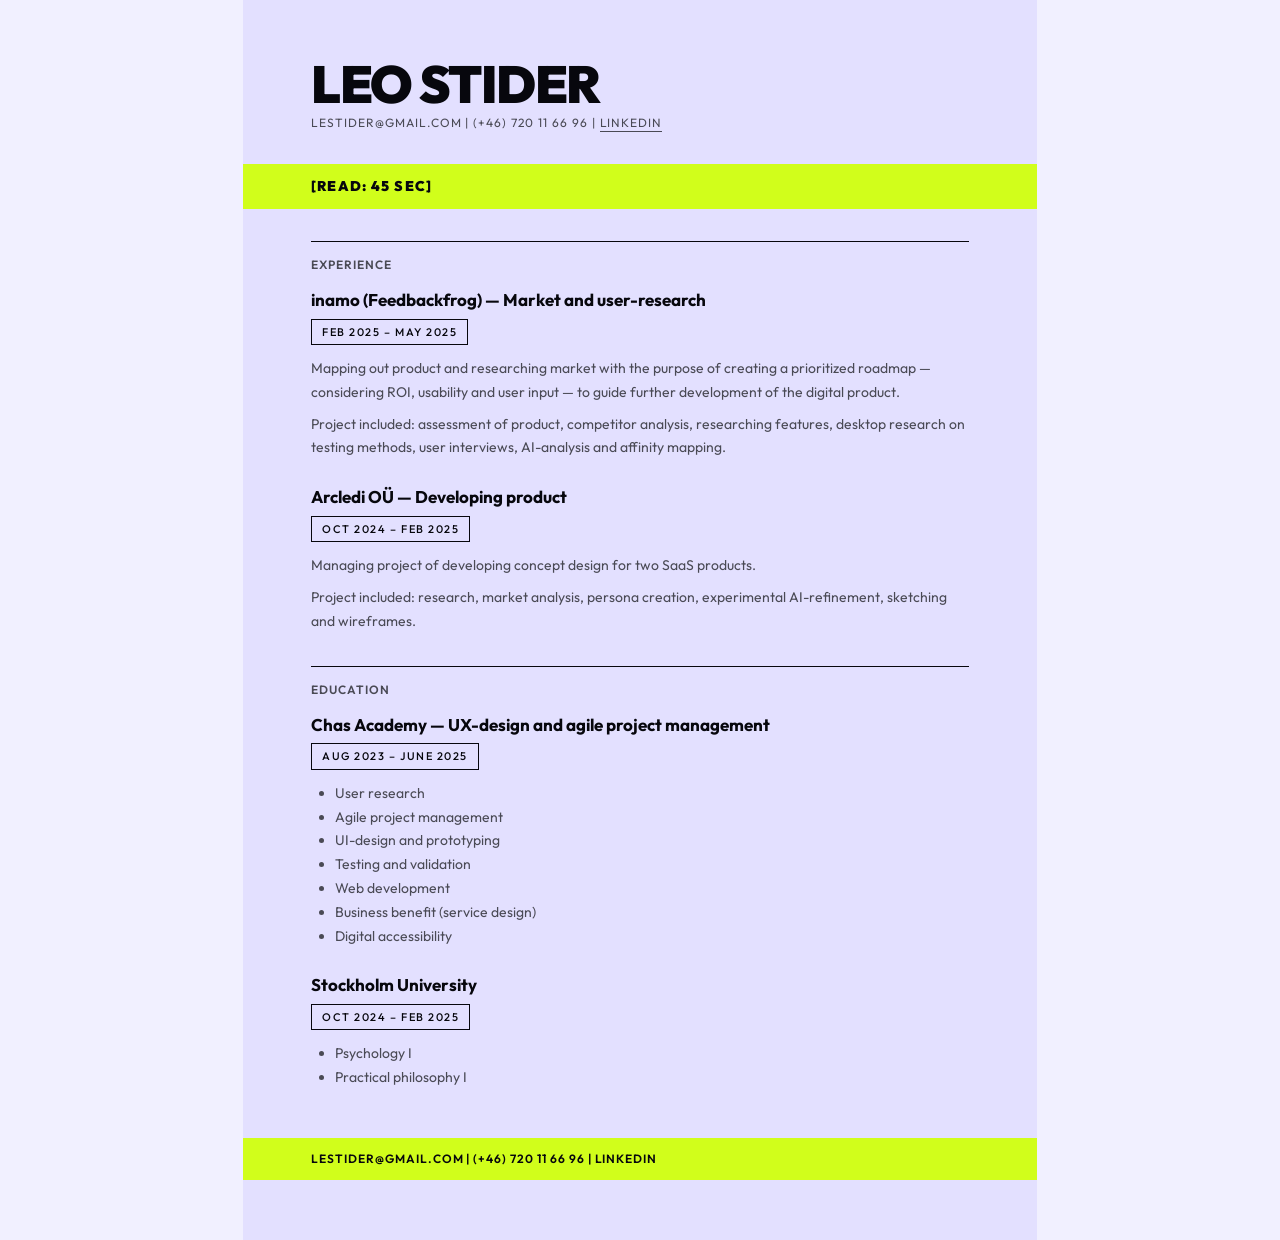
<file: resume-print.html>
<!DOCTYPE html>
<html lang="en">
<head>
  <meta charset="UTF-8">
  <meta name="viewport" content="width=device-width, initial-scale=1.0">
  <title>Leo Stider — Résumé</title>
  <link rel="stylesheet" href="ds/colors_and_type.css">
  <style>
    *, *::before, *::after { box-sizing: border-box; }
    html, body {
      margin: 0; padding: 0;
      background: var(--paper);
      font-family: var(--font-sans);
      -webkit-print-color-adjust: exact;
      print-color-adjust: exact;
    }

    .resume {
      background: var(--paper-deep);
      width: 210mm;
      min-height: 297mm;
      margin: 0 auto;
      padding: 16mm 18mm;
    }

    .resume__head { margin-bottom: var(--s-6); }

    .resume__name {
      font-family: var(--font-sans);
      font-size: 52px;
      font-weight: 900;
      letter-spacing: var(--tr-tight);
      line-height: var(--lh-tight);
      text-transform: uppercase;
      margin: 0;
      color: var(--ink);
    }

    .resume__contact {
      margin-top: 4px;
      font-family: var(--font-mono);
      font-size: var(--fs-micro);
      letter-spacing: var(--tr-wide);
      text-transform: uppercase;
      color: var(--fg-muted);
    }
    .resume__contact a { color: var(--fg-muted); text-decoration: none; }

    .resume__read {
      background: var(--accent);
      color: var(--ink);
      padding: var(--s-3) 18mm;
      margin: var(--s-5) -18mm;
      font-family: var(--font-mono);
      font-size: var(--fs-small);
      font-weight: 900;
      letter-spacing: var(--tr-wide);
      text-transform: uppercase;
      display: block;
    }

    h2 {
      font-family: var(--font-mono);
      font-size: var(--fs-micro);
      font-weight: 600;
      letter-spacing: var(--tr-wide);
      text-transform: uppercase;
      color: var(--fg-muted);
      margin: var(--s-6) 0 var(--s-4);
      padding-top: var(--s-4);
      border-top: 1px solid var(--ink);
    }

    .resume__entry { margin-bottom: var(--s-5); }

    .resume__entry h3 {
      font-family: var(--font-sans);
      font-size: var(--fs-body);
      font-weight: 700;
      letter-spacing: var(--tr-normal);
      line-height: var(--lh-base);
      margin: 0 0 var(--s-1);
      color: var(--ink);
    }

    .when {
      font-family: var(--font-mono);
      font-size: 11px;
      font-weight: 500;
      letter-spacing: 0.14em;
      text-transform: uppercase;
      color: var(--ink);
      border: 1px solid var(--ink);
      display: inline-block;
      padding: 4px 10px;
      margin-bottom: var(--s-3);
    }

    p {
      font-size: var(--fs-small);
      line-height: var(--lh-loose);
      color: var(--fg-muted);
      margin: 0;
    }
    p + p { margin-top: var(--s-2); }

    ul {
      margin: 0;
      padding-left: var(--s-5);
      font-size: var(--fs-small);
      line-height: var(--lh-loose);
      color: var(--fg-muted);
    }

    .resume__foot {
      background: var(--accent);
      color: var(--ink);
      padding: var(--s-3) 18mm;
      margin-top: var(--s-7);
      margin-left: -18mm;
      margin-right: -18mm;
      font-family: var(--font-mono);
      font-size: var(--fs-micro);
      font-weight: 600;
      letter-spacing: var(--tr-wide);
      text-transform: uppercase;
    }

    @media print {
      @page { size: A4; margin: 0; }
      html, body { background: none; }
      .resume { margin: 0; width: 210mm; min-height: auto; }
    }
  </style>
</head>
<body>
  <article class="resume">
    <div class="resume__head">
      <h1 class="resume__name">LEO STIDER</h1>
      <div class="resume__contact">
        lestider@gmail.com | (+46) 720 11 66 96 | <a href="https://www.linkedin.com/in/leo-stider-0b781028b/">LinkedIn</a>
      </div>
    </div>

    <div class="resume__read">[READ: 45 SEC]</div>

    <h2>Experience</h2>

    <div class="resume__entry">
      <h3>inamo (Feedbackfrog) — Market and user-research</h3>
      <span class="when">Feb 2025 – May 2025</span>
      <p>Mapping out product and researching market with the purpose of creating a prioritized roadmap — considering ROI, usability and user input — to guide further development of the digital product.</p>
      <p>Project included: assessment of product, competitor analysis, researching features, desktop research on testing methods, user interviews, AI-analysis and affinity mapping.</p>
    </div>

    <div class="resume__entry">
      <h3>Arcledi OÜ — Developing product</h3>
      <span class="when">Oct 2024 – Feb 2025</span>
      <p>Managing project of developing concept design for two SaaS products.</p>
      <p>Project included: research, market analysis, persona creation, experimental AI-refinement, sketching and wireframes.</p>
    </div>

    <h2>Education</h2>

    <div class="resume__entry">
      <h3>Chas Academy — UX-design and agile project management</h3>
      <span class="when">Aug 2023 – June 2025</span>
      <ul>
        <li>User research</li>
        <li>Agile project management</li>
        <li>UI-design and prototyping</li>
        <li>Testing and validation</li>
        <li>Web development</li>
        <li>Business benefit (service design)</li>
        <li>Digital accessibility</li>
      </ul>
    </div>

    <div class="resume__entry">
      <h3>Stockholm University</h3>
      <span class="when">Oct 2024 – Feb 2025</span>
      <ul>
        <li>Psychology I</li>
        <li>Practical philosophy I</li>
      </ul>
    </div>

    <div class="resume__foot">lestider@gmail.com | (+46) 720 11 66 96 | LinkedIn</div>
  </article>
</body>
</html>
</file>
<file: ds/colors_and_type.css>
/* ============================================================
   Portfolio Design System — Foundations
   Minimalist, lots of whitespace, straight lines.
   ============================================================ */

@font-face {
  font-family: "Outfit";
  src: url("./fonts/Outfit-VariableFont_wght.ttf") format("truetype-variations");
  font-weight: 100 900;
  font-style: normal;
  font-display: swap;
}

/* Times BLEEDING — owner-provided display serif.
   Used as an accent face for hero moments, pull quotes, and editorial display.
   Outfit remains the workhorse for UI, body, and headings. */
@font-face {
  font-family: "Times BLEEDING";
  src: url("./fonts/Times_BLEEDING.ttf") format("truetype");
  font-weight: 400;
  font-style: normal;
  font-display: swap;
}


:root {
  /* ---------- Core palette (from brief) ---------- */
  --ink:        #07070D;  /* darkest — primary text, dark backgrounds */
  --accent:     #D1FE1B;  /* lime — accent + primary brand color */
  --paper:      #F1F0FF;  /* lightest — page background, light surfaces */
  --paper-deep: #E3E0FF;  /* lavender — depth against paper, dividers */

  /* ---------- Derived semantic tokens ---------- */
  --bg:           var(--paper);
  --bg-elevated:  #FFFFFF;
  --bg-sunken:    var(--paper-deep);
  --bg-inverse:   var(--ink);

  --fg:           var(--ink);
  --fg-muted:     #4A4A55;            /* readable muted on paper */
  --fg-subtle:    #8A8A95;            /* captions, metadata */
  --fg-inverse:   var(--paper);

  --line:         var(--ink);          /* hairline rules use full ink */
  --line-soft:    rgba(7, 7, 13, 0.12);
  --line-faint:   rgba(7, 7, 13, 0.06);

  --accent-fg:    var(--ink);          /* text on accent fills is ink */
  --focus-ring:   var(--accent);

  /* ---------- Type families ---------- */
  --font-sans:    "Outfit", system-ui, -apple-system, "Segoe UI", sans-serif;
  --font-display: "Times BLEEDING", "Times New Roman", Georgia, serif;
  --font-mono:    "Outfit", system-ui, sans-serif;

  /* ---------- Type scale (desktop-first; modular ~1.25) ---------- */
  --fs-display: clamp(56px, 8vw, 128px);   /* big landing statements */
  --fs-h1:      clamp(40px, 4.5vw, 72px);
  --fs-h2:      clamp(32px, 3vw, 48px);
  --fs-h3:      28px;
  --fs-h4:      22px;
  --fs-body:    17px;
  --fs-small:   14px;
  --fs-micro:   12px;

  /* ---------- Line heights ---------- */
  --lh-tight: 0.95;
  --lh-snug:  1.1;
  --lh-base:  1.5;
  --lh-loose: 1.7;

  /* ---------- Tracking ---------- */
  --tr-tight:  -0.03em;   /* large display */
  --tr-snug:   -0.015em;  /* headings */
  --tr-normal: 0;
  --tr-wide:   0.08em;    /* eyebrows / mono labels */

  /* ---------- Spacing scale (4px base) ---------- */
  --s-0:  0;
  --s-1:  4px;
  --s-2:  8px;
  --s-3:  12px;
  --s-4:  16px;
  --s-5:  24px;
  --s-6:  32px;
  --s-7:  48px;
  --s-8:  64px;
  --s-9:  96px;
  --s-10: 128px;
  --s-11: 192px;

  /* ---------- Radii ---------- */
  /* SHARP CORNERS ONLY — the only radius in the system. */
  --r-0:    0;

  /* ---------- Borders ---------- */
  --bw-hair: 1px;
  --bw-rule: 1.5px;
  --bw-bold: 2px;

  /* ---------- Shadows (used sparingly) ---------- */
  --shadow-none: none;
  --shadow-1:    0 1px 0 var(--line-soft);
  --shadow-2:    0 12px 32px -16px rgba(7, 7, 13, 0.18);

  /* ---------- Motion ---------- */
  --ease-out:    cubic-bezier(0.2, 0.7, 0.2, 1);
  --ease-in-out: cubic-bezier(0.65, 0, 0.35, 1);
  --dur-fast:    120ms;
  --dur-base:    220ms;
  --dur-slow:    420ms;

  /* ---------- Layout ---------- */
  --maxw-prose:  640px;
  --maxw-page:   1280px;
  --gutter:      clamp(20px, 4vw, 64px);
}

/* ============================================================
   Semantic element styles — apply to bare HTML
   ============================================================ */
html, body {
  background: var(--bg);
  color: var(--fg);
  font-family: var(--font-sans);
  font-size: var(--fs-body);
  line-height: var(--lh-base);
  -webkit-font-smoothing: antialiased;
  text-rendering: optimizeLegibility;
}

h1, h2, h3, h4, h5, h6 {
  font-family: var(--font-sans);
  font-weight: 500;
  letter-spacing: var(--tr-snug);
  line-height: var(--lh-snug);
  margin: 0;
}
h1 { font-size: var(--fs-h1); font-weight: 400; letter-spacing: var(--tr-tight); line-height: var(--lh-tight); }
h2 { font-size: var(--fs-h2); font-weight: 400; letter-spacing: var(--tr-tight); }
h3 { font-size: var(--fs-h3); font-weight: 500; }
h4 { font-size: var(--fs-h4); font-weight: 500; }

p { margin: 0; }
p + p { margin-top: var(--s-4); }

small { font-size: var(--fs-small); color: var(--fg-muted); }

code, kbd, pre {
  font-family: var(--font-mono);
  font-size: 0.92em;
}

a {
  color: inherit;
  text-decoration: none;
  border-bottom: 1px solid currentColor;
  padding-bottom: 1px;
  transition: opacity var(--dur-fast) var(--ease-out);
}
a:hover { opacity: 0.6; }

hr {
  border: 0;
  border-top: var(--bw-hair) solid var(--line);
  margin: 0;
}

::selection {
  background: var(--accent);
  color: var(--ink);
}

/* Utility classes */
.eyebrow {
  font-family: var(--font-mono);
  font-size: var(--fs-micro);
  font-weight: 500;
  letter-spacing: var(--tr-wide);
  text-transform: uppercase;
  color: var(--fg-muted);
}
.display {
  font-size: var(--fs-display);
  font-weight: 300;
  letter-spacing: var(--tr-tight);
  line-height: var(--lh-tight);
}
.serif {
  font-family: var(--font-display);
  font-weight: 400;
  letter-spacing: -0.01em;
}
.mono { font-family: var(--font-mono); }
</file>
